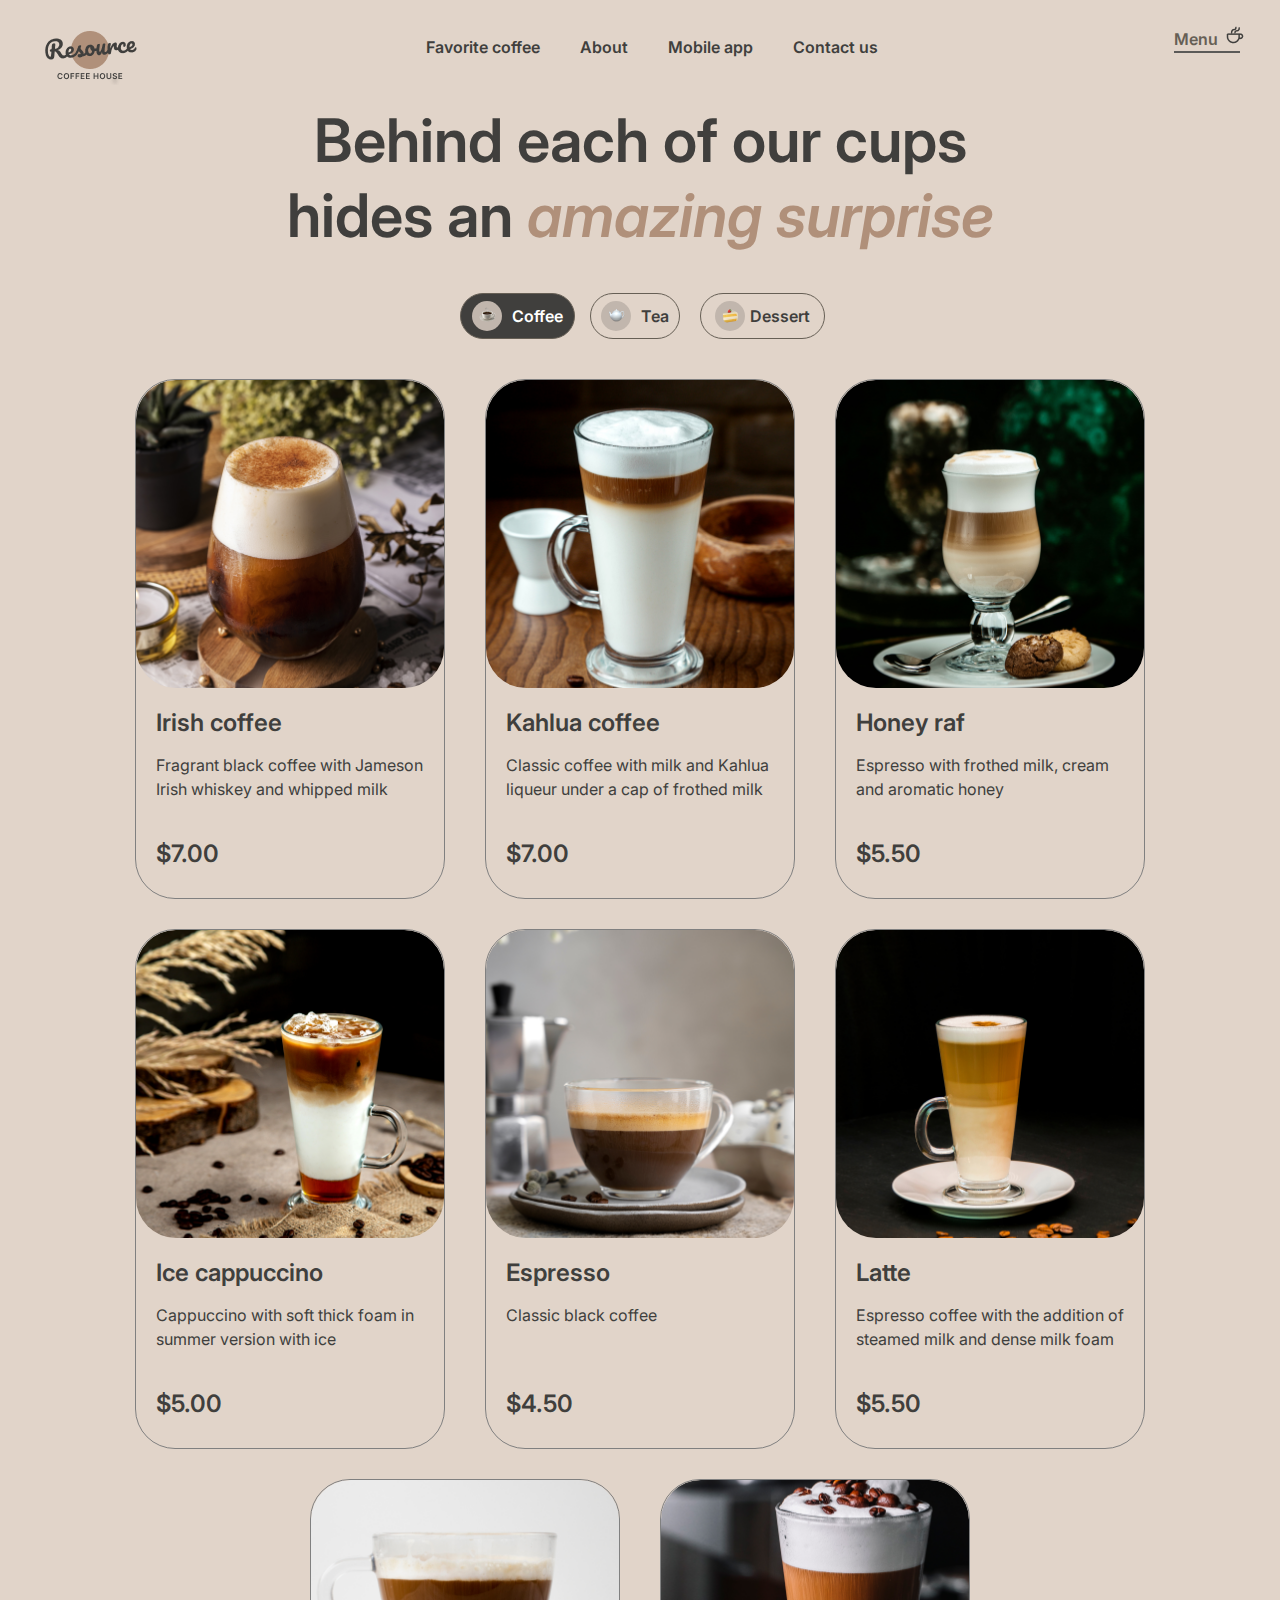
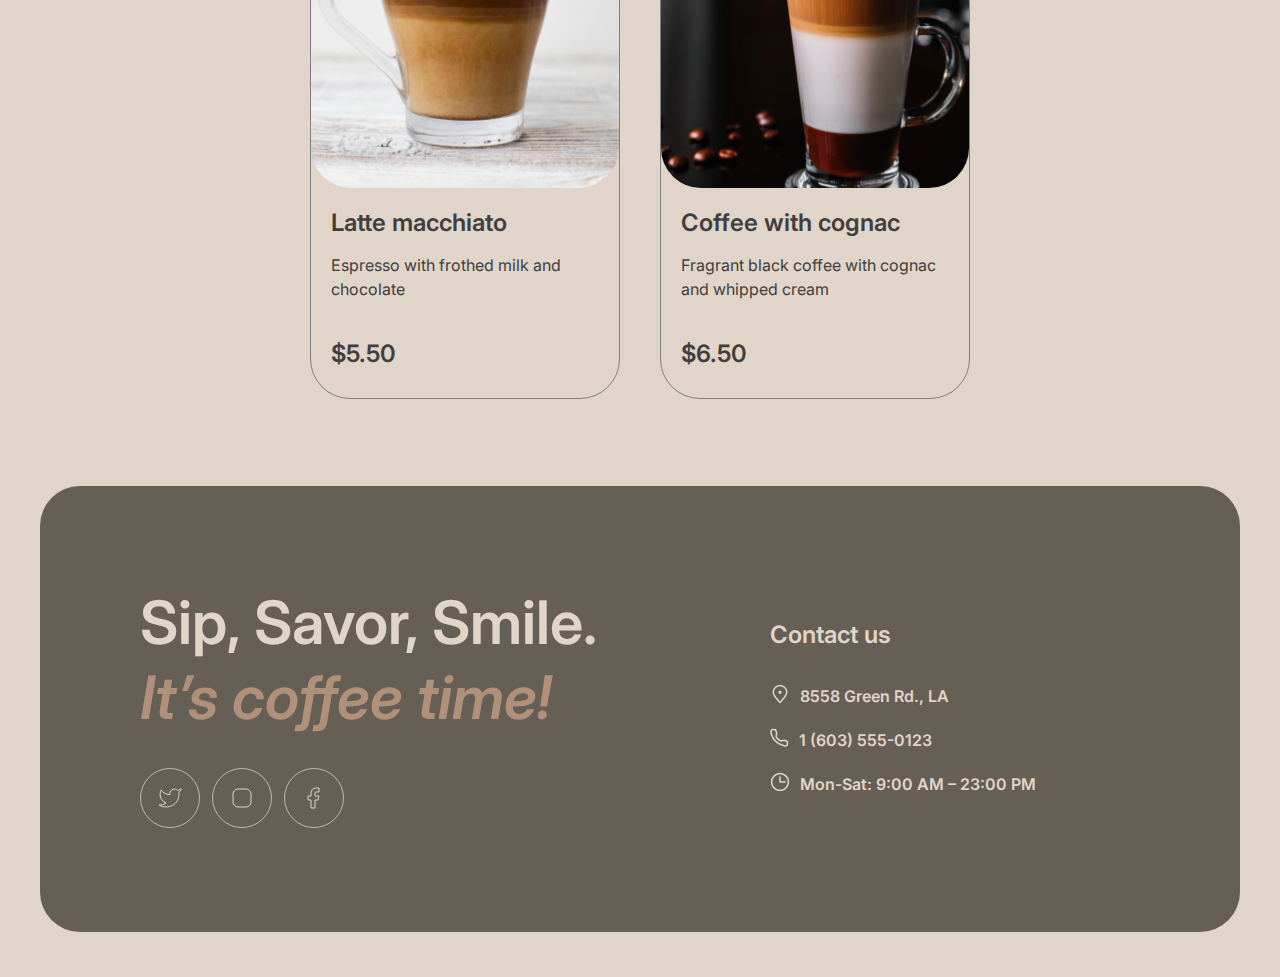
<file: menu.html>
<!DOCTYPE html>
<html lang="en">
<head>
  <meta charset="UTF-8">
  <meta name="viewport" content="width=device-width, initial-scale=1.0">
  <title>Menu</title>
  <link rel="shortcut icon" href="./assets/logos/favico.png" type="image/x-icon">
  <link rel="preconnect" href="https://fonts.googleapis.com">
  <link rel="preconnect" href="https://fonts.gstatic.com" crossorigin>
  <link href="https://fonts.googleapis.com/css2?family=Inter:wght@400;600&display=swap" rel="stylesheet">
  <link rel="stylesheet" href="css/menu.css">
</head>
<div class="body-wrapper">
<body>
  <div class="container">
    <header class="header header__wrapper">
      <div class="logo header__logo">
        <a href ="#" class="logo__link">
          <img class="logo__image" src="./assets/logos/logo.png" alt="logo">
        </a>
      </div>
      <button class="header__burger-btn" id="burger">
        <span></span><span></span>
      </button>
      <nav class="header__menu menu">
        <ul class="menu__list">
          <li class="menu__item">
            <a class="menu__link" href="index.html#favouritesCoffee">Favorite coffee</a>
          </li>
          <li class="menu__item">
            <a class="menu__link" href="index.html#about">About</a>
          </li>
          <li class="menu__item">
            <a class="menu__link" href="index.html#mobileApp">Mobile app</a>
          </li>
          <li class="menu__item">
            <a class="menu__link" href="#contactUss">Contact us</a>
          </li>
        </ul>
        </ul>
      </nav>
      <div class="site-mark">
        <a class="site-mark__link" href="./menu.html">Menu</a>
        <img class="site-mark__image" src="./assets/logos/coffee-cup.png" alt="coffe-logo">
      </div>
    </header>
    <main class="main">
      <section class="menuu menuu__wrapper">
        <h1 class="title menuu__title">Behind each of our cups hides an <span class="title-accent">amazing surprise </span></h1>
        <div class="tabs menuu__tabs">
          <div class="tab-item">
            <div class="tab-item__round">
              <img src="./assets/logos/coffee.png" alt="" class="tab-item__img">
            </div> 
            <span class="tab-item__text">Coffee</span>
          </div>
          <div class="tab-item">
            <div class="tab-item__round">
              <img src="./assets/logos/tea.png" alt="" class="tab-item__img"></div>
              <span class="tab-item__text">Tea</span>
          </div>
          <div class="tab-item">
            <div class="tab-item__round">
              <img src="./assets/logos/cake2.png" alt="" class="tab-item__img"></div>
              <span class="tab-item__text">Dessert</span>
          </div>
        </div>

        <button class="refresh-button refresh-button__wrapper">
          <svg width="24" height="24" viewBox="0 0 24 24" fill="none" xmlns="http://www.w3.org/2000/svg">
            <path d="M21.8883 13.5C21.1645 18.3113 17.013 22 12 22C6.47715 22 2 17.5228 2 12C2 6.47715 6.47715 2 12 2C16.1006 2 19.6248 4.46819 21.1679 8" stroke="#403F3D" stroke-linecap="round" stroke-linejoin="round"/>
            <path d="M17 8H21.4C21.7314 8 22 7.73137 22 7.4V3"  stroke-linecap="round" stroke-linejoin="round"/>
            </svg>
        </button>
      </section>
   </main>
   <footer class="footer footer-menu" id="contactUss">
      <div class="links links__wrapper">
        <h2 class="title links__title">Sip, Savor, Smile. 
        <span class="title__accent">It’s coffee time!</span> </h2>
        <div class="links__icons">
          <div class="links__icon">
            <svg width="24" height="24" viewBox="0 0 24 24" xmlns="http://www.w3.org/2000/svg">
              <path d="M23 3.01006C23 3.01006 20.9821 4.20217 19.86 4.54006C19.2577 3.84757 
                18.4573 3.35675 17.567 3.13398C16.6767 2.91122 15.7395 2.96725 14.8821
                3.29451C14.0247 3.62177 13.2884 4.20446 12.773 4.96377C12.2575 5.72309 11.9877 6.62239 
                12 7.54006V8.54006C10.2426 8.58562 8.50127 8.19587 6.93101 7.4055C5.36074 6.61513 4.01032
                5.44869 3 4.01006C3 4.01006 -1 13.0101 8 17.0101C5.94053 18.408 3.48716 19.109 1 
                19.0101C10 24.0101 21 19.0101 21 7.51006C20.9991 7.23151 20.9723 6.95365 20.92
                6.68006C21.9406 5.67355 23 3.01006 23 3.01006Z" 
                stroke-linecap="round" stroke-linejoin="round"/>
            </svg>    
          </div>
          <div class="links__icon">
            <svg xmlns="http://www.w3.org/2000/svg" width="24" height="24" viewBox="0 0 24 24" fill="none">
              <path d="M12 16C14.2091 16 16 14.2091 16 12C16 9.79086 14.2091 8 12 8C9.79086 
              8 8 9.79086 8 12C8 14.2091 9.79086 16 12 16Z"></path>
              <path d="M3 16V8C3 5.23858 5.23858 3 8 3H16C18.7614 3 21 5.23858
               21 8V16C21 18.7614 18.7614 21 16 21H8C5.23858 21 3 18.7614 3 16Z"></path>
              <path d="M17.5 6.51L17.51 6.49889"></path>
            </svg>
          </div>
          <div class="links__icon">
            <svg xmlns="http://www.w3.org/2000/svg" width="24" height="24" viewBox="0 0 24 24" fill="none">
              <path d="M17 2H14C12.6739 2 11.4021 2.52678 10.4645 3.46447C9.52678 
                4.40215 9 5.67392 9 7V10H6V14H9V22H13V14H16L17 10H13V7C13 6.73478 13.1054 6.48043 
                13.2929 6.29289C13.4804 6.10536 13.7348 6 14 6H17V2Z">
              </path>
            </svg>
          </div>
        </div>
      </div>
      <div class="contacts contacts__wrapper">
        <h3 class="contacts__title">Contact us</h3>
        <div class="contacts__items">
          <a class="contacts__item" href="https://www.google.com/maps/place/Green+Ave,+Los+Angeles,+CA+90017,+%D0%A1%D0%A8%D0%90/@34.0510876,-118.2714967,17z/data=!3m1!4b1!4m6!3m5!1s0x80c2c7a34c447f8b:0xe3b7208a65a0b1e2!8m2!3d34.0510876!4d-118.2714967!16s%2Fg%2F1tj1sbyf?entry=ttu"><div><img class="ico" src="assets/footer/geo.png" alt="geo-image"></div>   <span class="text">8558 Green Rd.,  LA</span> </a>
          <a class="contacts__item" href="tel:+1(603)5550123"><div><img class="ico" src="assets/footer/phone.png" alt="phone-image"></div> <span class="text">1 (603) 555-0123</span></a>
          <div class="contacts__item">
            <div>
              <img class="ico" src="assets/footer/clock.png" alt="clock-image">
            </div>
            <span class="text">Mon-Sat: 9:00 AM – 23:00 PM</span>
          </div>
        </div>
      </div>
    </footer>
    <div class="modal">
    </div>
  </div>
  <script type="module" src="./js/menu-index.js"></script>
</body>
</div>
</html>
</file>
